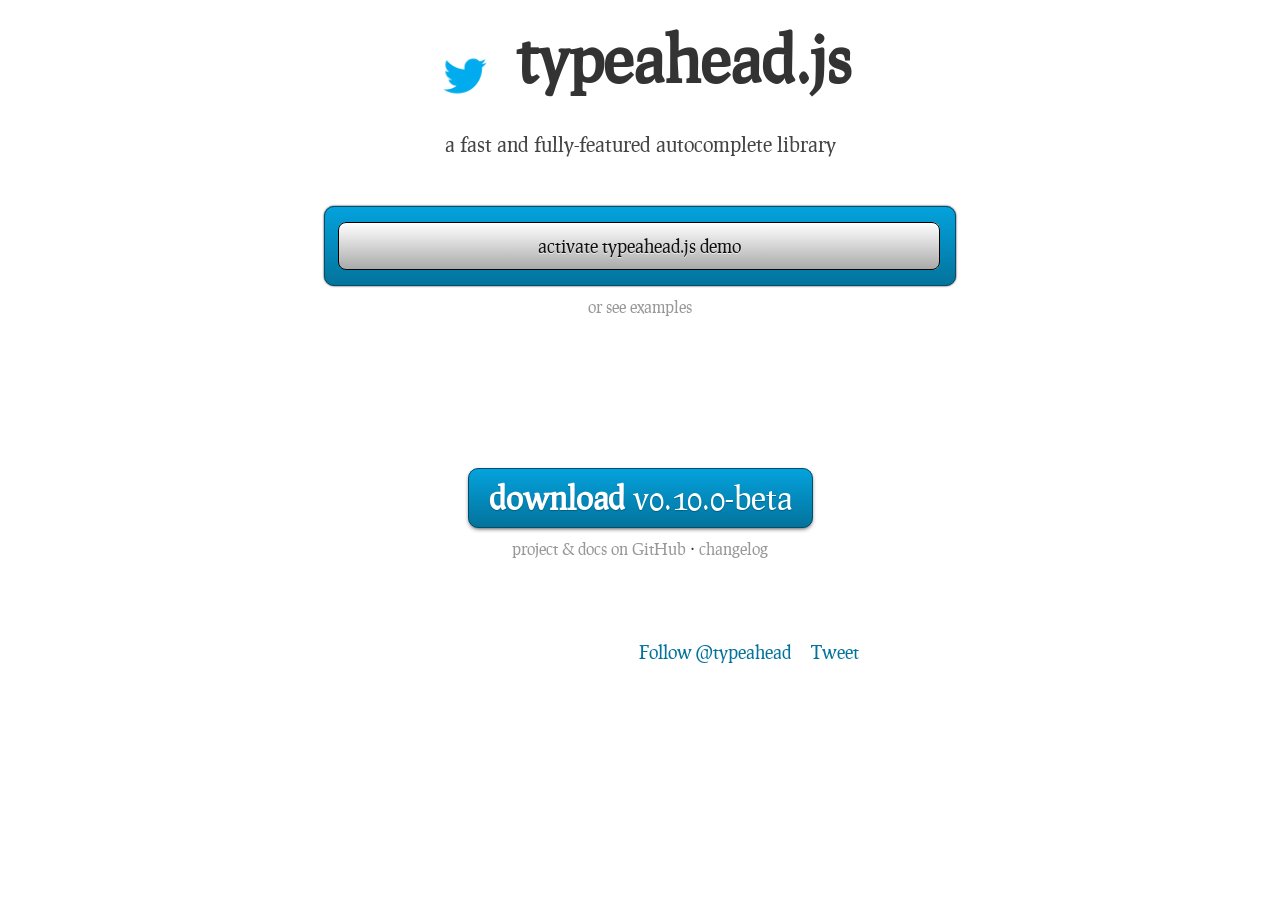
<file: v0.10/index.html>
<!DOCTYPE html>
<html lang="en">
  <head>
    <meta charset="utf-8">
    <meta http-equiv="X-UA-Compatible" content="IE=edge,chrome=1">
    <title>typeahead.js</title>
    <meta name="description" content="a fast and fully-featured autocomplete library">
    <meta name="viewport" content="width=device-width, initial-scale=1">
    <link rel="shortcut icon" type="image/x-icon" href="http://twitter.com/favicons/favicon.ico">
    <link rel="stylesheet" href="css/normalize.min.css">
    <link rel="stylesheet" href="css/main.css">
  </head>
  <body>
    <div class="sticky-footer-wrapper">
      <div class="masthead">
        <h1 class="title"><img class="twitter-logo" src="img/twitter-logo.png"> typeahead.js</h1>
        <p class="tagline">a fast and fully-featured autocomplete library</p>

        <div class="typeahead-demo">
          <input class="typeahead" id="main-typeahead" placeholder="open source projects by Twitter">
          <div class="btn-demo">
            <p class="btn-demo-text">activate typeahead.js demo</p>
          </div>
        </div>
        <span class="links links-examples">
          <a href="examples/">or see examples</a>
        </span>

        <div class="promo">
          <a class="btn btn-download" href="releases/latest/typeahead.js.zip"><strong>download</strong> v0.10.0-beta</a>
          <span class="links">
            <a href="https://github.com/twitter/typeahead.js">project &amp; docs on GitHub</a> &middot; <a href="https://github.com/twitter/typeahead.js/blob/master/CHANGELOG.md">changelog</a>
          </span>
          <div class="social">
            <span class="social-btn">
              <iframe src="http://ghbtns.com/github-btn.html?user=twitter&repo=typeahead.js&type=watch&count=true" allowtransparency="true" frameborder="0" scrolling="0" width="92" height="20"></iframe>
            </span>
            <span class="social-btn">
              <iframe src="http://ghbtns.com/github-btn.html?user=twitter&repo=typeahead.js&type=fork&count=true" allowtransparency="true" frameborder="0" scrolling="0" width="86" height="20"></iframe>
            </span>
            <span class="social-btn">
              <a href="https://twitter.com/typeahead" class="twitter-follow-button" data-show-count="true">Follow @typeahead</a>
            </span>
            <span class="social-btn">
              <a href="https://twitter.com/share" class="twitter-share-button" data-count="true">Tweet</a>
            </span>
          </div>
        </div>
      </div>
      <div class="sticky-footer-push"></div>
    </div>

    <script src="js/handlebars-v1.2.0.js"></script>
    <script src="js/jquery-1.10.2.min.js"></script>
    <script src="js/ghostwriter.min.js"></script>
    <script src="releases/latest/typeahead.bundle.js"></script>
    <script src="js/main.js"></script>
    <script>!function(d,s,id){var js,fjs=d.getElementsByTagName(s)[0];if(!d.getElementById(id)){js=d.createElement(s);js.id=id;js.src="//platform.twitter.com/widgets.js";fjs.parentNode.insertBefore(js,fjs);}}(document,"script","twitter-wjs");</script>
  </body>
</html>
</file>
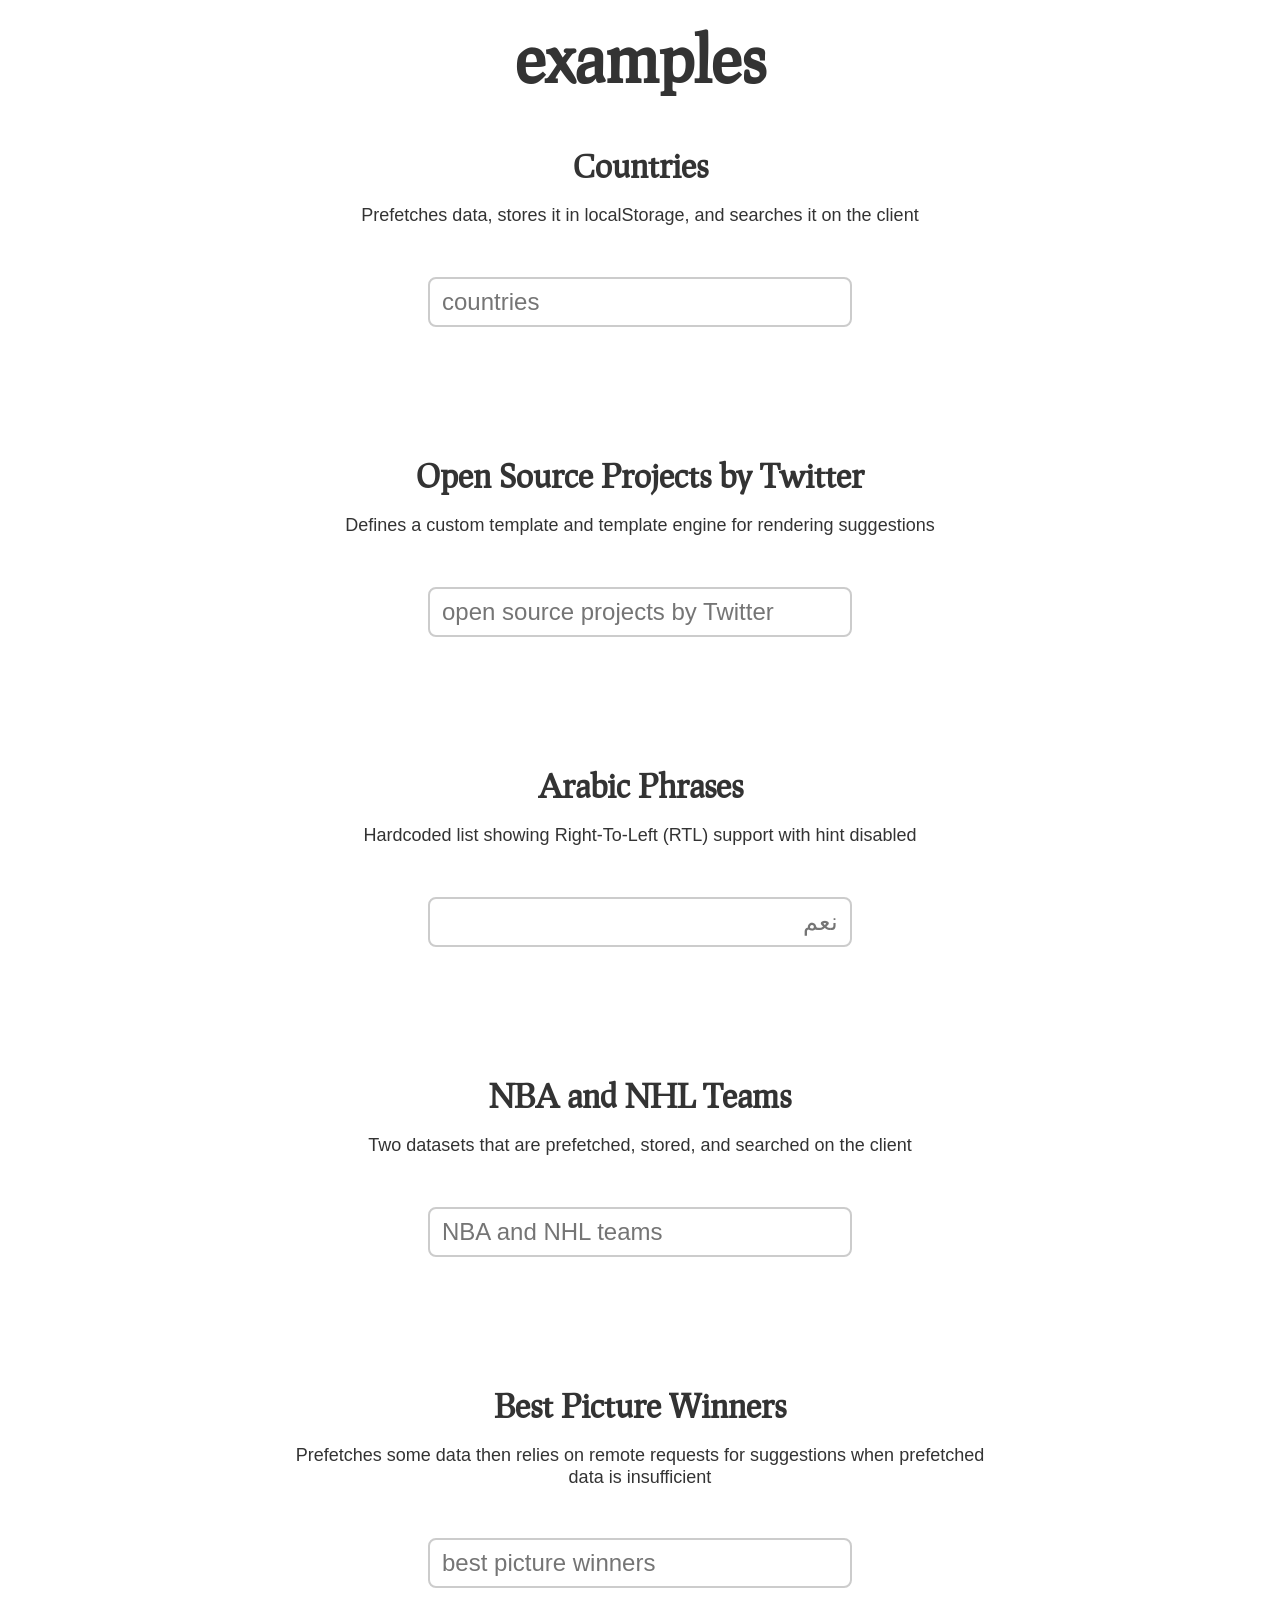
<file: v0.10/examples/index.html>
<!DOCTYPE html>
<html lang="en">
  <head>
    <meta charset="utf-8">
    <meta http-equiv="X-UA-Compatible" content="IE=edge,chrome=1">
    <title>typeahead.js – examples</title>
    <meta name="viewport" content="width=device-width, initial-scale=1">
    <link rel="shortcut icon" type="image/x-icon" href="http://twitter.com/favicons/favicon.ico">

    <link rel="stylesheet" href="../css/examples.css">
  </head>
  <body>
    <div class="container">
      <h1 class="title">examples</h1>

      <div class="example example-countries">
        <h2 class="example-name">Countries</h2>
        <p class="example-description">Prefetches data, stores it in localStorage, and searches it on the client</p>

        <div class="demo">
          <input class="typeahead" type="text" placeholder="countries">
        </div>
      </div>

      
      <div class="example example-twitter-oss">
        <h2 class="example-name">Open Source Projects by Twitter</h2>
        <p class="example-description">Defines a custom template and template engine for rendering suggestions</p>

        <div class="demo">
          <input class="typeahead" type="text" placeholder="open source projects by Twitter">
        </div>
      </div>

      <div class="example example-arabic">
        <h2 class="example-name">Arabic Phrases</h2>
        <p class="example-description">Hardcoded list showing Right-To-Left (RTL) support with hint disabled</p>

        <div class="demo">
          <input class="typeahead" type="text" dir="rtl" placeholder="نعم">
        </div>
      </div>

      <div class="example example-sports">
        <h2 class="example-name">NBA and NHL Teams</h2>
        <p class="example-description">Two datasets that are prefetched, stored, and searched on the client</p>

        <div class="demo">
          <input class="typeahead" type="text" placeholder="NBA and NHL teams">
        </div>
      </div>

      <div class="example example-films">
        <h2 class="example-name">Best Picture Winners</h2>
        <p class="example-description">Prefetches some data then relies on remote requests for suggestions  when prefetched data is insufficient</p>

        <div class="demo">
          <input class="typeahead" type="text" placeholder="best picture winners">
        </div>
      </div>
    </div>

    <script src="../js/handlebars-v1.2.0.js"></script>
    <script src="../js/jquery-1.10.2.min.js"></script>
    <script src="../releases/latest/typeahead.bundle.js"></script>
    <script src="../js/examples.js"></script>
  </body>
</html>
</file>
<file: v0.10/css/main.css>
/* custom font! */
/* ------------ */

@font-face {
  font-family: Prociono;
  src: url(../font/Prociono-Regular-webfont.ttf);
}

/* scaffolding */
/* ----------- */

html,
body {
  height: 100%;
}

html {
  overflow-y: scroll;
  *overflow-x: hidden;
}

.sticky-footer-wrapper {
  min-height: 100%;
  height: auto !important;
  height: 100%;
  margin: 0 auto -60px;
}

.sticky-footer-push,
.footer {
  height: 60px;
}

.container {
  max-width: 700px;
  margin: 0 auto;
}

/* base styles */
/* ----------- */

html {
  font-family: Prociono;
  font-size: 18px;
  line-height: 1.2;
  color: #333;
}

a {
  color: #03739c;
  text-decoration: none;
}

a:hover {
  text-decoration: underline;
}

p {
  margin: 0 0 10px 0;
}

/* site theme */
/* ---------- */

.masthead,
.footer {
  max-width: 800px;
  margin: 0 auto;
  text-align: center;
}

.twitter-logo {
  width: 72px;
  height: 72px;
  margin: 0;
  vertical-align: middle;
}

.title {
  margin: 20px 0 0 0;
  font-size: 64px;
}

.tagline {
  margin: 20px 0 0 0;
  font-size: 20px;
  color: #444;
}

.typeahead-demo {
  position: relative;
  *z-index: 1;
  width: 600px;
  margin: 50px auto 0 auto;
  padding: 15px;
  text-align: left;
  background-color: #0097cf;
  background-image: -moz-linear-gradient(top, #04a2dd, #03739c);
  background-image: -webkit-gradient(linear, 0 0, 0 100%, from(#04a2dd), to(#03739c));
  background-image: -webkit-linear-gradient(top, #04a2dd, #03739c);
  background-image: -o-linear-gradient(top, #04a2dd, #03739c);
  background-image: linear-gradient(to bottom, #04a2dd, #03739c);
  background-repeat: repeat-x;
  border: 1px solid #024e6a;
  -webkit-border-radius: 10px;
     -moz-border-radius: 10px;
          border-radius: 10px;
  -webkit-box-shadow: 0 0 2px #111;
     -moz-box-shadow: 0 0 2px #111;
          box-shadow: 0 0 2px #111;
}

.btn-demo {
  position: absolute;
  top: 15px;
  right: 15px;
  height: 50px;
  width: 602px;
  overflow: hidden;
  cursor: pointer;
  -webkit-border-radius: 8px;
     -moz-border-radius: 8px;
          border-radius: 8px;
}

.btn-demo.is-pressed {
  width: 0;
  -webkit-transition: .75s width ease-in;
     -moz-transition: .75s width ease-in;
       -o-transition: .75s width ease-in;
          transition: .75s width ease-in;
}

.btn-demo-text {
  position: absolute;
  top: 0;
  left: 0;
  margin: 0;
  width: 600px;
  padding: 0;
  line-height: 46px;
  color: #111;
  text-align: center;
  text-shadow: 0 1px 1px rgba(255,255,255,.75);
  background-color: #ddd;
  background-image: -moz-linear-gradient(top, #fff, #aaa);
  background-image: -webkit-gradient(linear, 0 0, 0 100%, from(#fff), to(#aaa));
  background-image: -webkit-linear-gradient(top, #fff, #aaa);
  background-image: -o-linear-gradient(top, #fff, #aaa);
  background-image: linear-gradient(to bottom, #fff, #aaa);
  background-repeat: repeat-x;
  border: 1px solid #000;
  -webkit-border-radius: 8px;
     -moz-border-radius: 8px;
          border-radius: 8px;
}

.btn-demo-text:hover {
  background-color: #eee;
  background-image: none;
}

.btn-demo-text:active {
  background-color: #aaa;
  background-image: none;
}

.typeahead,
.tt-hint {
  width: 574px;
  height: 30px;
  padding: 8px 12px;
  font-size: 24px;
  line-height: 30px;
  border: 1px solid #024e6a;
  -webkit-border-radius: 8px;
     -moz-border-radius: 8px;
          border-radius: 8px;
  outline: none;
}

.typeahead {
  background-color: #fff;
}

.tt-hint {
  color: #999
}

.tt-dropdown-menu {
  width: 600px;
  margin-top: 12px;
  background-color: #fff;
  border: 1px solid #ccc;
  border: 1px solid rgba(0, 0, 0, 0.2);
  -webkit-border-radius: 8px;
     -moz-border-radius: 8px;
          border-radius: 8px;
  -webkit-box-shadow: 0 5px 10px rgba(0,0,0,.2);
     -moz-box-shadow: 0 5px 10px rgba(0,0,0,.2);
          box-shadow: 0 5px 10px rgba(0,0,0,.2);
}

.tt-suggestion {
  padding: 8px 20px;
  font-size: 14px;
  line-height: 18px;
}

.tt-suggestion + .tt-suggestion {
  font-size: 14px;
  border-top: 1px solid #ccc;
}

.tt-suggestions .repo-language {
  float: right;
  font-style: italic;
}

.tt-suggestions .repo-name {
  font-size: 20px;
  font-weight: bold;
}

.tt-suggestions .repo-description {
  margin: 0;
}

.twitter-typeahead .tt-suggestion.tt-cursor {
  color: #03739c;
}

.btn-download {
  position: relative;
  display: inline-block;
  *display: inline;
  *zoom: 1;
  margin: 150px 0 0 0;
  padding: 10px 20px;
  color: #fff;
  font: inherit;
  font-size: 32px;
  line-height: 38px;
  text-align: center;
  text-decoration: none;
  text-shadow: 0 1px 1px rgba(0,0,0,.25);
  white-space: nowrap;
  vertical-align: middle;
  cursor: pointer;
  background-color: #0097cf;
  background-image: -moz-linear-gradient(top, #04a2dd, #03739c);
  background-image: -webkit-gradient(linear, 0 0, 0 100%, from(#04a2dd), to(#03739c));
  background-image: -webkit-linear-gradient(top, #04a2dd, #03739c);
  background-image: -o-linear-gradient(top, #04a2dd, #03739c);
  background-image: linear-gradient(to bottom, #04a2dd, #03739c);
  background-repeat: repeat-x;
  border: 1px solid #024e6a;
  -webkit-border-radius: 10px;
     -moz-border-radius: 10px;
          border-radius: 10px;
  -webkit-box-shadow: 0 2px 5px -2px #111;
     -moz-box-shadow: 0 2px 5px -2px #111;
          box-shadow: 0 2px 5px -2px #111;
}

.btn-download:hover {
  background-color: #04a2dd;
  background-image: none;
}

.btn-download:active {
  background-color: #03739c;
  background-image: none;
}

.btn:hover,
.btn:focus,
.btn:active {
    text-decoration: none;
}

.btn::-moz-focus-inner {
    border: 0;
    padding: 0;
}

.social {
  margin: 80px 0 0 0;
}

.social-btn {
  padding: 5px 8px;
}

.links {
  margin: 10px 0 0 0;
  display: block;
  padding: 0;
  list-style: none;
}

.links a {
  font-size: 16px;
  color: #999;
}

.footer {
  font-size: 12px;
}

/* narrow screens */
/* -------------- */

@media all and (max-width: 600px) {
  .typeahead-demo,
  .links-examples {
    display: none;
  }
}
</file>
<file: v0.10/css/examples.css>
/* custom font! */
/* ------------ */

@font-face {
  font-family: Prociono;
  src: url(../font/Prociono-Regular-webfont.ttf);
}

/* scaffolding */
/* ----------- */

html {
  overflow-y: scroll;
  *overflow-x: hidden;
}

.container {
  max-width: 700px;
  margin: 0 auto;
  text-align: center;
}

.tt-dropdown-menu,
.gist {
  text-align: left;
}

/* base styles */
/* ----------- */

html {
  font-family: "Helvetica Neue", Helvetica, Arial, sans-serif;
  font-size: 18px;
  line-height: 1.2;
  color: #333;
}

.title,
.example-name {
  font-family: Prociono;
}

p {
  margin: 0 0 10px 0;
}

/* site theme */
/* ---------- */

.title {
  margin: 20px 0 0 0;
  font-size: 64px;
}

.example {
  padding: 30px 0;
}

.example-name {
  margin: 20px 0;
  font-size: 32px;
}

.demo {
  position: relative;
  *z-index: 1;
  margin: 50px 0;
}

.typeahead,
.tt-query,
.tt-hint {
  width: 396px;
  height: 30px;
  padding: 8px 12px;
  font-size: 24px;
  line-height: 30px;
  border: 2px solid #ccc;
  -webkit-border-radius: 8px;
     -moz-border-radius: 8px;
          border-radius: 8px;
  outline: none;
}

.typeahead {
  background-color: #fff;
}

.typeahead:focus {
  border: 2px solid #0097cf;
}

.tt-query {
  -webkit-box-shadow: inset 0 1px 1px rgba(0, 0, 0, 0.075);
     -moz-box-shadow: inset 0 1px 1px rgba(0, 0, 0, 0.075);
          box-shadow: inset 0 1px 1px rgba(0, 0, 0, 0.075);
}

.tt-hint {
  color: #999
}

.tt-dropdown-menu {
  width: 422px;
  margin-top: 12px;
  padding: 8px 0;
  background-color: #fff;
  border: 1px solid #ccc;
  border: 1px solid rgba(0, 0, 0, 0.2);
  -webkit-border-radius: 8px;
     -moz-border-radius: 8px;
          border-radius: 8px;
  -webkit-box-shadow: 0 5px 10px rgba(0,0,0,.2);
     -moz-box-shadow: 0 5px 10px rgba(0,0,0,.2);
          box-shadow: 0 5px 10px rgba(0,0,0,.2);
}

.tt-suggestion {
  padding: 3px 20px;
  font-size: 18px;
  line-height: 24px;
}

.tt-suggestion.tt-cursor {
  color: #fff;
  background-color: #0097cf;

}

.tt-suggestion p {
  margin: 0;
}

.gist {
  font-size: 14px;
}

/* example specific styles */
/* ----------------------- */

.example-twitter-oss .tt-suggestion {
  padding: 8px 20px;
}

.example-twitter-oss .tt-suggestion + .tt-suggestion {
  border-top: 1px solid #ccc;
}

.example-twitter-oss .repo-language {
  float: right;
  font-style: italic;
}

.example-twitter-oss .repo-name {
  font-weight: bold;
}

.example-twitter-oss .repo-description {
  font-size: 14px;
}

.example-sports .league-name {
  margin: 0 20px 5px 20px;
  padding: 3px 0;
  border-bottom: 1px solid #ccc;
}

.example-arabic .tt-dropdown-menu {
  text-align: right;
}
</file>
